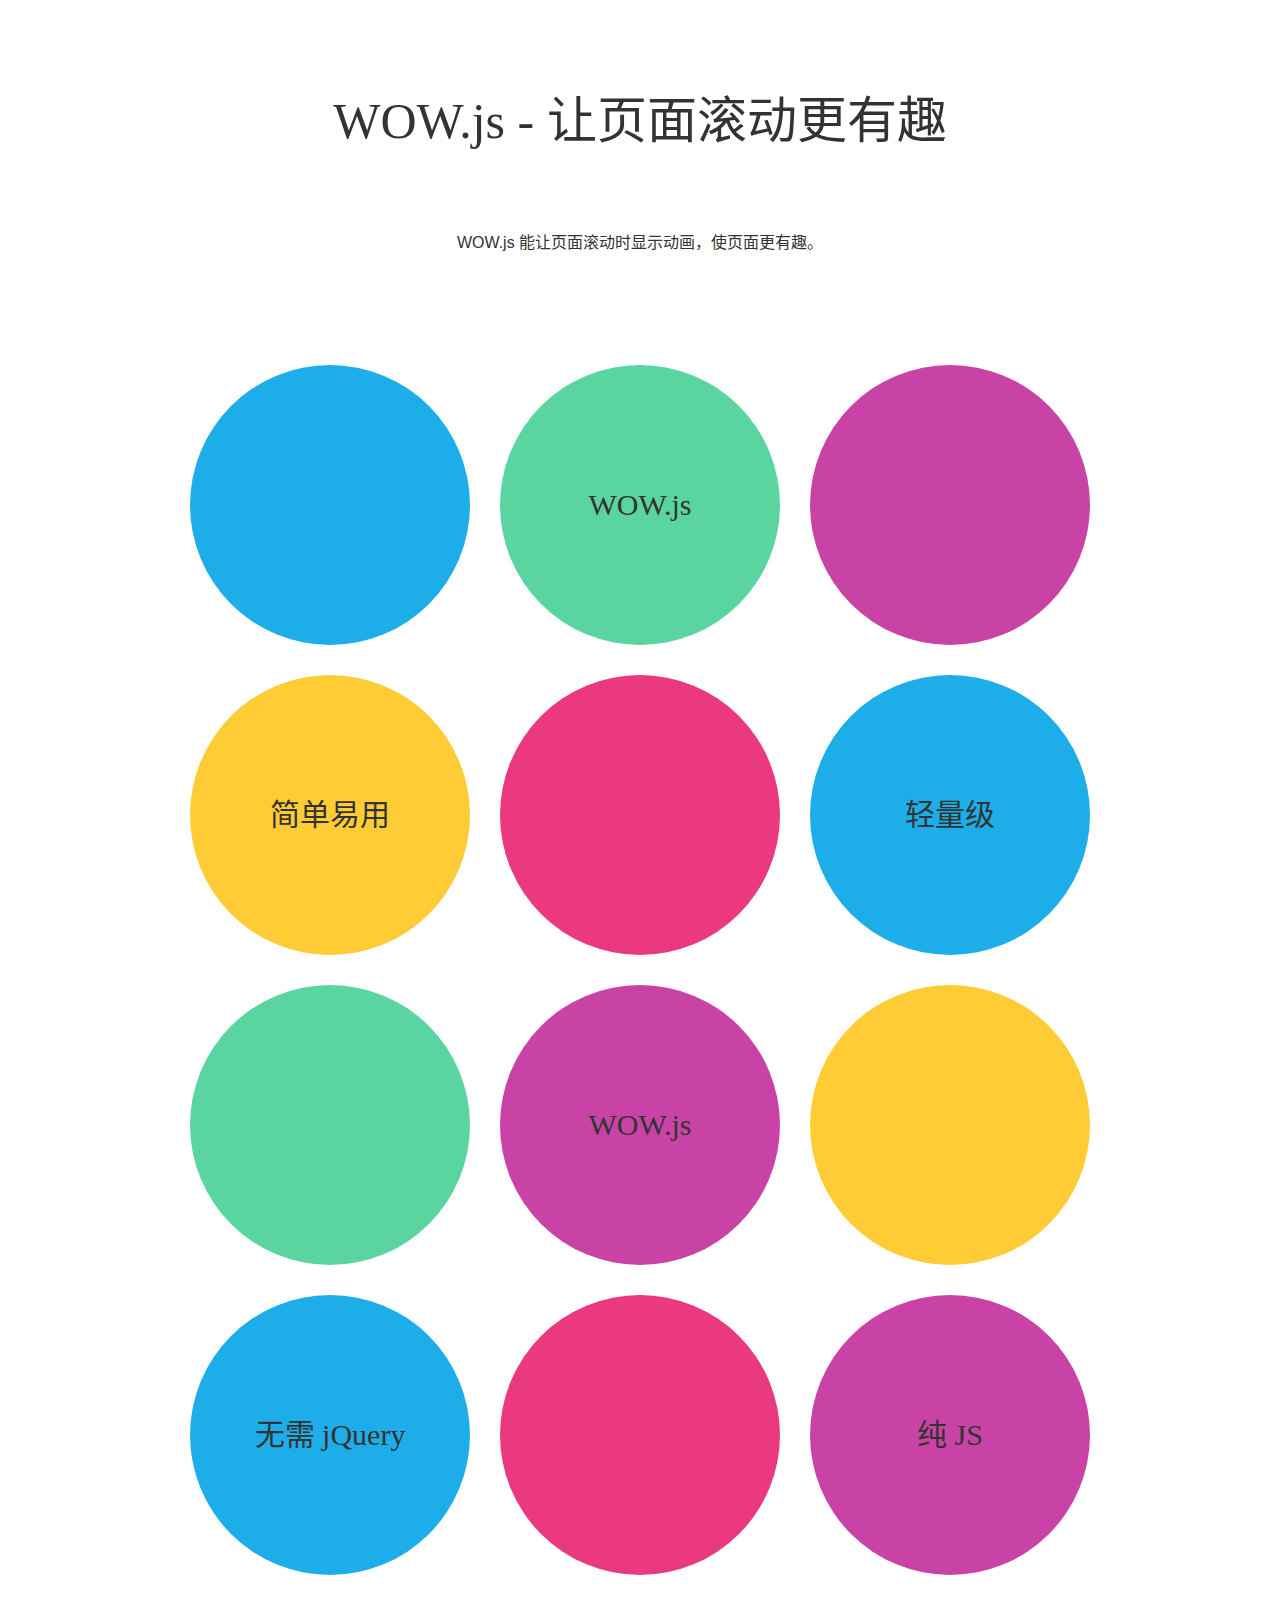
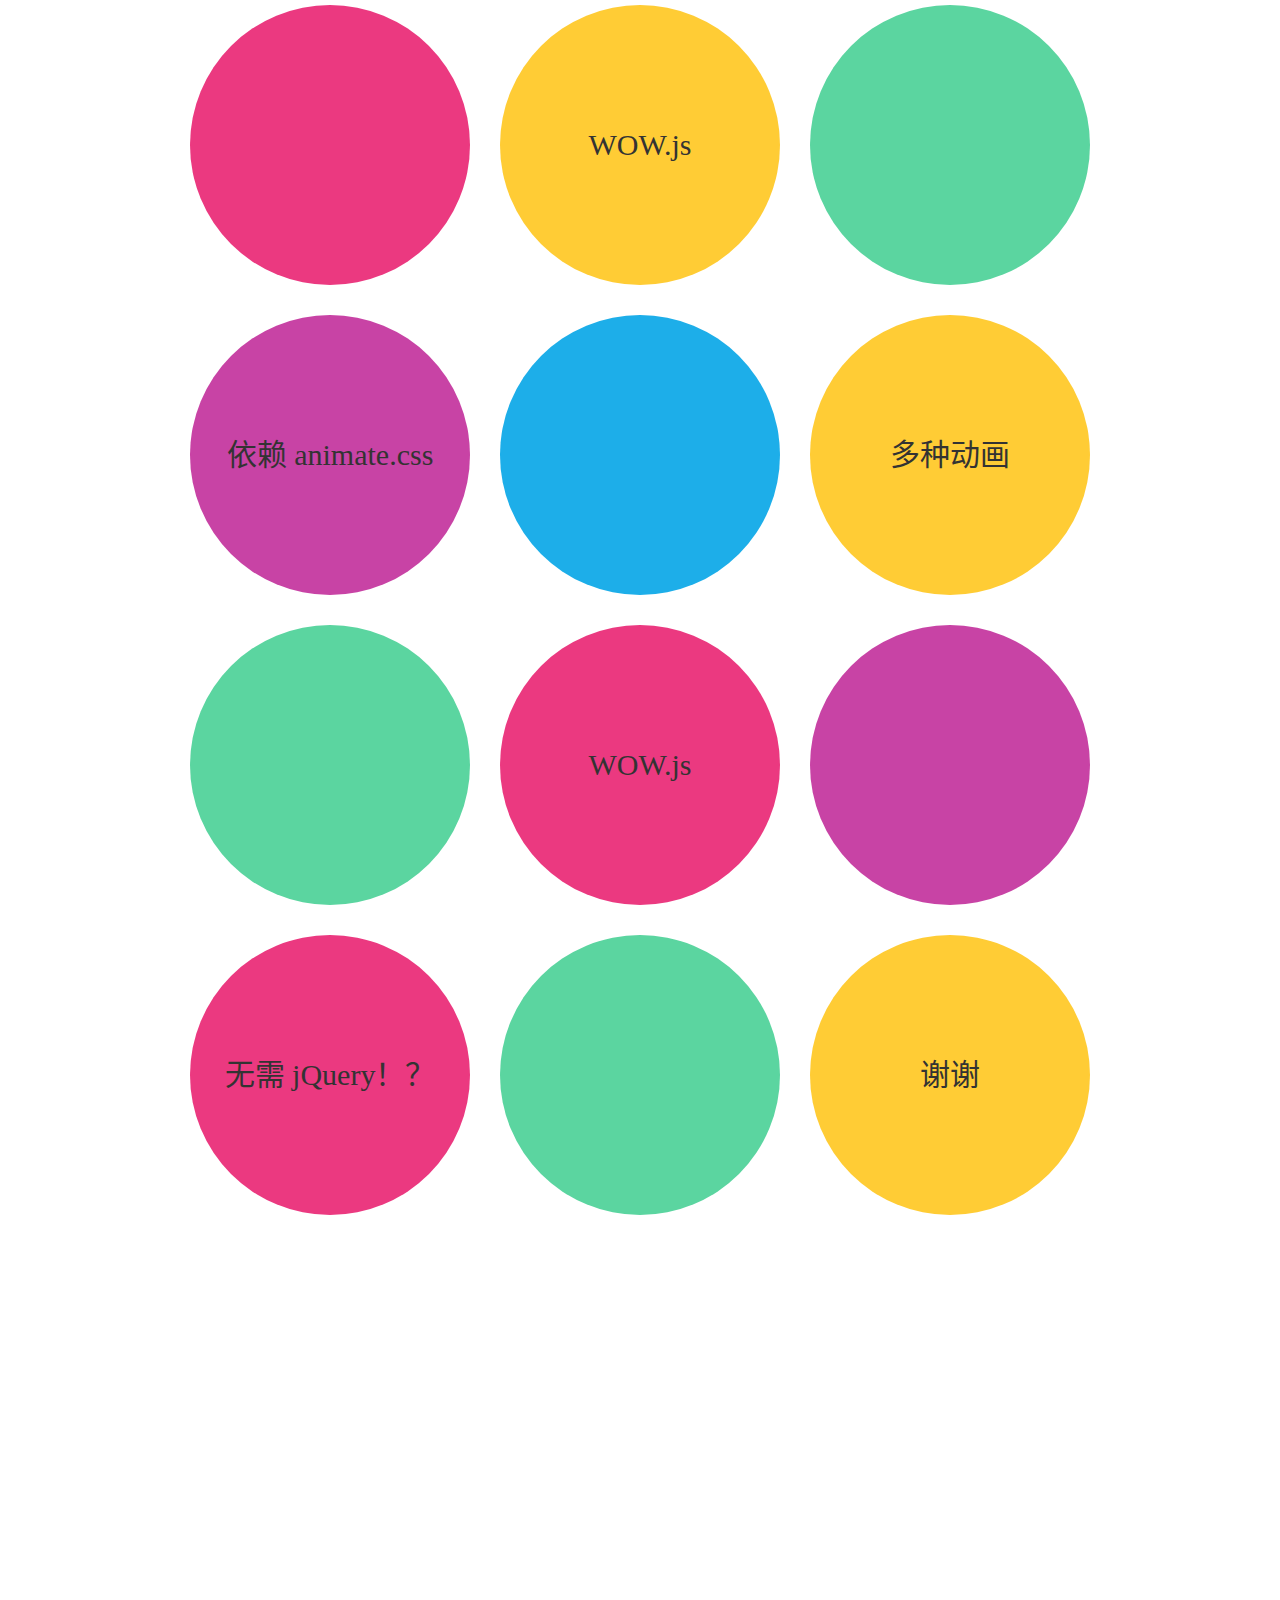
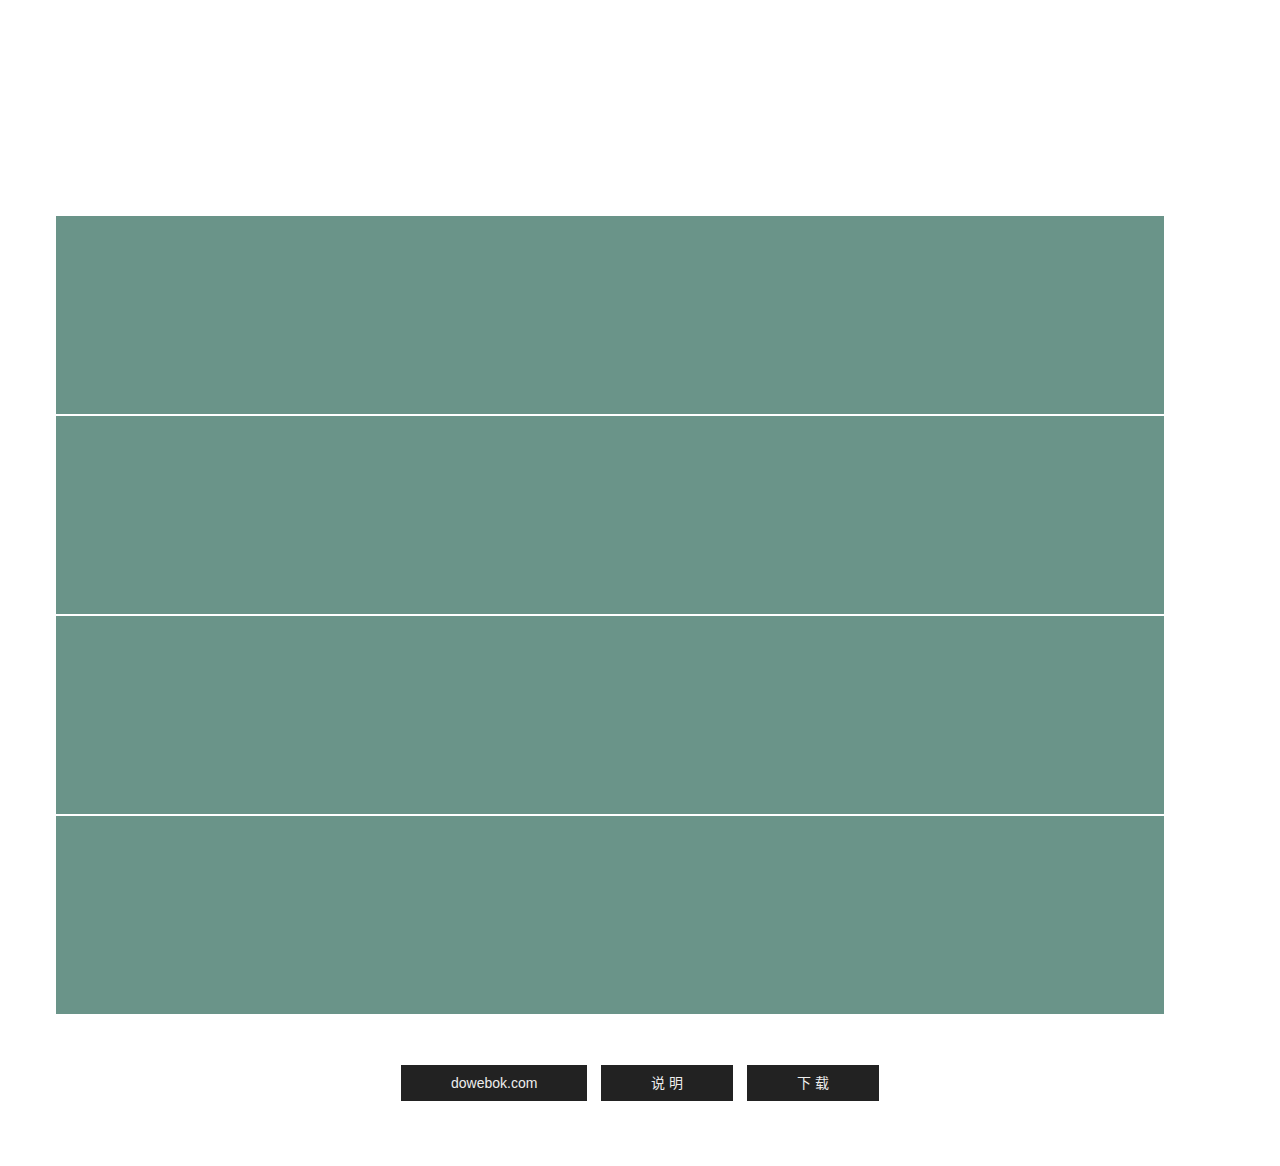
<file: wow.js/example.html>
<!DOCTYPE html>
<html lang="zh-CN">
<head>
<meta charset="utf-8">
<title>WOW.js演示_dowebok</title>
<link rel="stylesheet" href="css/animate.css">
<link rel="stylesheet" href="../bootstrap/css/bootstrap.min.css">
<script src="../bootstrap/js/jquery.min.js"></script>
<script src="../bootstrap/js/jquery.min.js"></script>
<style>
* { margin: 0; padding: 0;}
body { overflow-x: hidden; font-family: "Microsoft Yahei";}
body h1 { width: 100%; margin: 80px 0; font-size: 50px; font-weight: 500; text-align: center;}
body .txt { margin: 80px 0; font-size: 16px; text-align: center;}
.dowebok { margin: 0 auto;}
.dowebok ul { list-style-type: none;}
.dowebok .row { font-size: 0; text-align: center;}
.dowebok .wow { display: inline-block; width: 280px; height: 280px; margin: 30px 15px 0; border-radius: 50%; font: 30px/280px "Microsoft Yahei"; vertical-align: top; *display: inline; zoom: 1;}
.bg-green { background: #5bd5a0;}
.bg-blue { background: #1daee9;}
.bg-purple { background: #c843a5;}
.bg-red { background: #eb3980;}
.bg-yellow { background: #ffcc35;}
.container {
    margin: 0 auto;
    margin-top: 60rem;
}
.container_content {
    height: 20rem;
    background-color: #6A9489;
    border: 1px solid #fff;
}
</style>
</head>

<body>
<h1>WOW.js - 让页面滚动更有趣</h1>

<p class="txt">WOW.js 能让页面滚动时显示动画，使页面更有趣。</p>

<div class="dowebok">
	<div class="row">
		<div class="wow rollIn bg-blue"></div>
		<div class="wow bounceInDown bg-green">WOW.js</div>
		<div class="wow lightSpeedIn bg-purple"></div>
	</div>

	<div class="row">
		<div class="wow rollIn bg-yellow">简单易用</div>
		<div class="wow pulse bg-red" data-wow-iteration="5" data-wow-duration="0.15s"></div>
		<div class="wow bounceInRight bg-blue">轻量级</div>
	</div>

	<div class="row">
		<div class="wow bounceInLeft bg-green"></div>
		<div class="wow flipInX bg-purple">WOW.js</div>
		<div class="wow bounceInRight bg-yellow"></div>
	</div>

	<div class="row">
		<div class="wow rollIn bg-blue">无需 jQuery</div>
		<div class="wow shake bg-red" data-wow-iteration="5" data-wow-duration="0.15s"></div>
		<div class="wow swing bg-purple" data-wow-iteration="2">纯 JS</div>
	</div>

	<div class="row">
		<div class="wow rollIn bg-red"></div>
		<div class="wow bounceInU bg-yellow" data-wow-delay="0.5s">WOW.js</div>
		<div class="wow lightSpeedIn bg-green" data-wow-delay="0.5s" data-wow-duration="0.15s"></div>
	</div>

	<div class="row">
		<div class="wow bounceInLeft bg-purple">依赖 animate.css</div>
		<div class="wow pulse bg-blue" data-wow-iteration="5" data-wow-duration="0.25s"></div>
		<div class="wow lightSpeedIn bg-yellow">多种动画</div>
	</div>

	<div class="row">
		<div class="wow bounce bg-green" data-wow-iteration="5" data-wow-duration="0.15s"></div>
		<div class="wow bounceInUp bg-red">WOW.js</div>
		<div class="wow bounceInRight bg-purple"></div>
	</div>

	<div class="row">
		<div class="wow rollIn bg-red" data-wow-delay="0.5s">无需 jQuery！？</div>
		<div class="wow bounceInDown bg-green" data-wow-delay="1s"></div>
		<div class="wow bounceInRight bg-yellow" data-wow-delay="1.5s">谢谢</div>
	</div>
</div>
<main>
	<div class="container">
		<div class="row col-lg-12">
			<div class="row wow fadeInUp container_content col-lg-12 ">
				
			</div>
			<div class="row container_content col-lg-12 wow fadeInUp">
				
			</div>
			 <div class="row container_content col-lg-12 wow fadeInUp">
			   
			</div>
			<div class="row container_content col-lg-12 wow fadeInUp">
				
			</div>
		</div>
	</div>
</main>
<script src="http://cdn.dowebok.com/131/js/wow.min.js"></script>
<script>
if (!(/msie [6|7|8|9]/i.test(navigator.userAgent))){
	new WOW().init();
};
</script>










<!-- 以下是统计及其他信息，与演示无关，不必理会 -->
<p class="vad">
	<a href="http://www.dowebok.com/" target="_blank">dowebok.com</a>
	<a href="http://www.dowebok.com/131.html" target="_blank">说 明</a>
	<a href="http://www.dowebok.com/131.html" target="_blank">下 载</a>
</p>

<style>
* { margin: 0; padding: 0;}
body { font-family: Consolas,arial,"宋体";}
h1 { width: 900px; margin: 40px auto; font: 32px "Microsoft Yahei"; text-align: center;}
.explain, .dowebok-explain { margin-top: 20px; font-size: 14px; text-align: center; color: #f50;}

.vad { margin: 50px 0 5px; padding-bottom: 60px; font-family: Consolas,arial,宋体; text-align:center;}
.vad a { display: inline-block; height: 36px; line-height: 36px; margin: 0 5px; padding: 0 50px; font-size: 14px; text-align:center; color:#eee; text-decoration: none; background-color: #222;}
.vad a:hover { color: #fff; background-color: #000;}
.thead { width: 728px; height: 90px; margin: 0 auto; border-bottom: 40px solid transparent;}

.code { position: relative; margin-top: 100px; padding-top: 41px;}
.code h3 { position: absolute; top: 0; z-index: 10; width: 100px; height: 40px; font: 16px/40px "Microsoft Yahei"; text-align: center; cursor: pointer;}
.code .cur { border: 1px solid #f0f0f0; border-bottom: 1px solid #f8f8f8; background-color: #f8f8f8;}
.code .h31 { left: 0;}
.code .h32 { left: 102px;}
.code .h33 { left: 204px;}
.code .h34 { left: 306px;}
.code { width: 900px; margin-left: auto; margin-right: auto;}
pre { padding: 15px 0; border: 1px solid #f0f0f0; background-color: #f8f8f8;}
.f-dn { display: none;}
</style>

</body>
</html>
</file>
